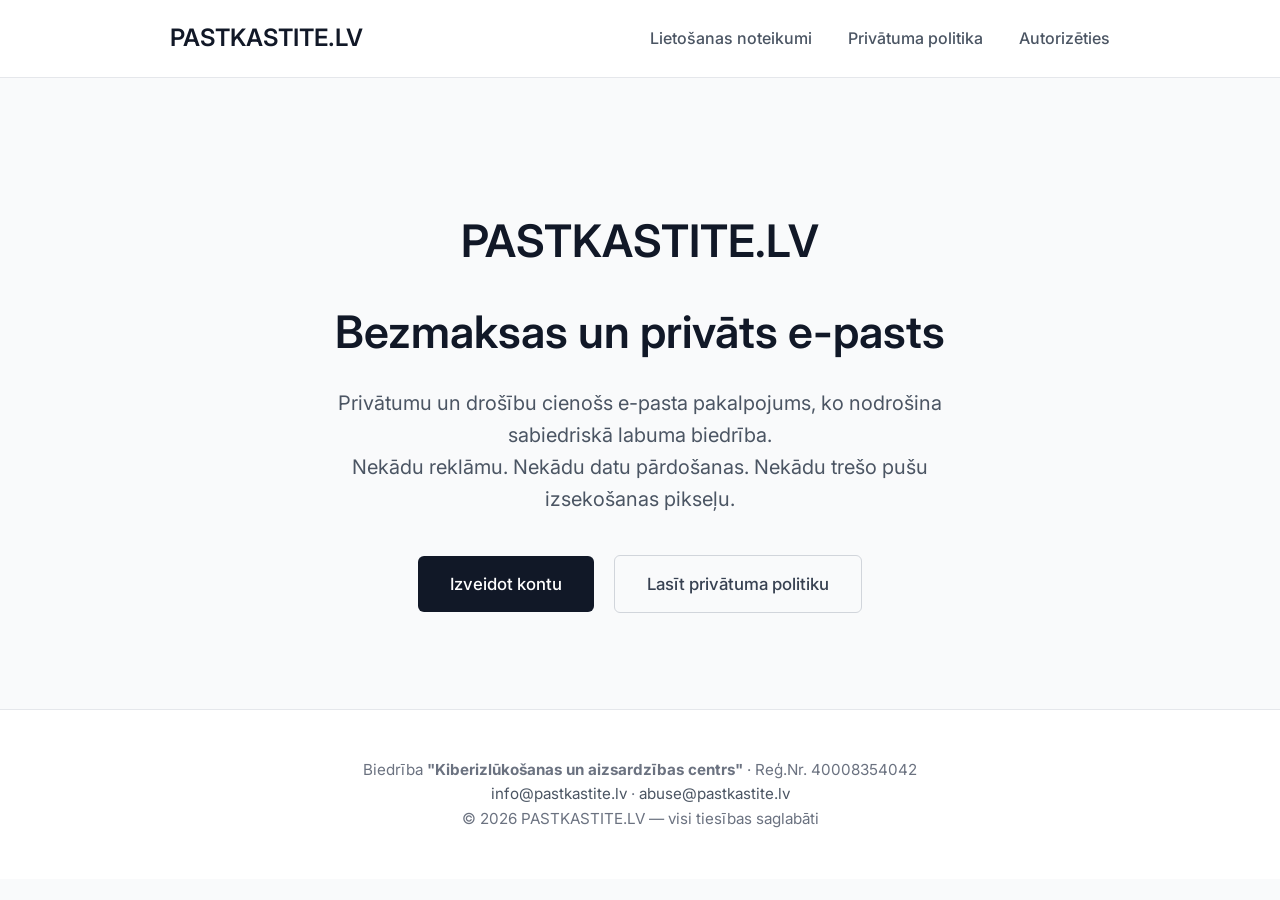
<file: index.html>
<!DOCTYPE html>
<html lang="lv">
<head>
  <meta charset="UTF-8" />
  <meta name="viewport" content="width=device-width, initial-scale=1.0"/>
  <title>PASTKASTITE.LV — e-pasts</title>
  <meta name="description" content="Bezmaksas, privātumu cienošs e-pasta pakalpojums bez reklāmām. Nodrošina Biedrība 'Kiberizlūkošanas un aizsardzības centrs', reģ.Nr. 40008354042."/>
  <link rel="preconnect" href="https://fonts.googleapis.com">
  <link rel="preconnect" href="https://fonts.gstatic.com" crossorigin>
  <link href="https://fonts.googleapis.com/css2?family=Inter:wght@300;400;500;600&display=swap" rel="stylesheet">
  <style>
    * { margin:0; padding:0; box-sizing:border-box; }
    body {
      font-family: 'Inter', system-ui, sans-serif;
      background:#f9fafb;
      color:#1f2937;
      line-height:1.6;
    }
    .container { max-width:980px; margin:0 auto; padding:0 20px; }

    header {
      background:#ffffff;
      border-bottom:1px solid #e5e7eb;
      padding:1.2rem 0;
      position:sticky;
      top:0;
      z-index:10;
    }
    .header-inner {
      display:flex;
      justify-content:space-between;
      align-items:center;
    }
    .logo {
      font-size:1.5rem;
      font-weight:600;
      color:#111827;
      text-decoration:none;
    }
    nav a {
      margin-left:2rem;
      color:#4b5563;
      text-decoration:none;
      font-weight:500;
      transition:color 0.2s;
    }
    nav a:hover { color:#111827; }

    .hero {
      text-align:center;
      padding:8rem 0 6rem;
    }
    .hero h1 {
      font-size:2.8rem;
      font-weight:600;
      margin-bottom:1.2rem;
      color:#111827;
    }
    .hero p.lead {
      font-size:1.25rem;
      color:#4b5563;
      max-width:680px;
      margin:0 auto 2.5rem;
    }
    .btn {
      display:inline-block;
      background:#111827;
      color:white;
      padding:0.9rem 2rem;
      border-radius:6px;
      text-decoration:none;
      font-weight:500;
      font-size:1.05rem;
      transition:background 0.2s;
    }
    .btn:hover { background:#1f2937; }
    .btn-outline {
      background:transparent;
      border:1px solid #d1d5db;
      color:#374151;
    }
    .btn-outline:hover { background:#f3f4f6; }

    section { padding:5rem 0; }
    h2 { font-size:2.2rem; margin-bottom:2rem; text-align:center; color:#111827; }

    .features {
      display:grid;
      grid-template-columns:repeat(auto-fit, minmax(280px, 1fr));
      gap:2rem;
      margin:3rem 0;
    }
    .feature {
      background:white;
      padding:2rem;
      border-radius:8px;
      border:1px solid #e5e7eb;
      box-shadow:0 1px 3px rgba(0,0,0,0.05);
    }
    .feature h3 { margin-bottom:0.8rem; font-size:1.25rem; }

    .warning {
      background:#fef2f2;
      border:1px solid #fecaca;
      border-radius:8px;
      padding:1.8rem;
      margin:3rem auto;
      max-width:720px;
      color:#7f1d1d;
    }
    .warning strong { color:#991b1b; }

    footer {
      background:#ffffff;
      border-top:1px solid #e5e7eb;
      padding:3rem 0;
      color:#6b7280;
      font-size:0.95rem;
      text-align:center;
    }
    footer a { color:#4b5563; text-decoration:none; }
    footer a:hover { color:#111827; text-decoration:underline; }

    @media (max-width: 640px) {
      .hero { padding:6rem 0 4rem; }
      .hero h1 { font-size:2.2rem; }
      nav a { margin-left:1.2rem; font-size:0.95rem; }
    }
  </style>
</head>
<body>

<header>
  <div class="container header-inner">
    <a href="/" class="logo">PASTKASTITE.LV</a>
    <nav>
      <a href="terms.html">Lietošanas noteikumi</a>
      <a href="privacy.html">Privātuma politika</a>
      <a href="https://pastkastite.lv/mail">Autorizēties</a>
    </nav>
  </div>
</header>

<main class="container">

  <section class="hero">
	<h1>PASTKASTITE.LV</h1>
    <h1>Bezmaksas un privāts e-pasts</h1>
    <p class="lead">
      Privātumu un drošību cienošs e-pasta pakalpojums, ko nodrošina sabiedriskā labuma biedrība.<br>
      Nekādu reklāmu. Nekādu datu pārdošanas. Nekādu trešo pušu izsekošanas pikseļu.
    </p>
    <div>
      <a href="https://mail.pastkastite.lv" class="btn" target="_blank" rel="noopener">Izveidot kontu</a>
      <a href="privacy.html" class="btn btn-outline" style="margin-left:1rem;">Lasīt privātuma politiku</a>
    </div>
  </section>

</main>

<footer>
  <div class="container">
    <p>Biedrība <strong>"Kiberizlūkošanas un aizsardzības centrs"</strong> · Reģ.Nr. 40008354042</p>
    <p><a href="mailto:info@pastkastite.lv">info@pastkastite.lv</a> · <a href="mailto:abuse@pastkastite.lv">abuse@pastkastite.lv</a></p>
    <p>© 2026 PASTKASTITE.LV — visi tiesības saglabāti</p>
  </div>
</footer>

</body>

</html>
</file>
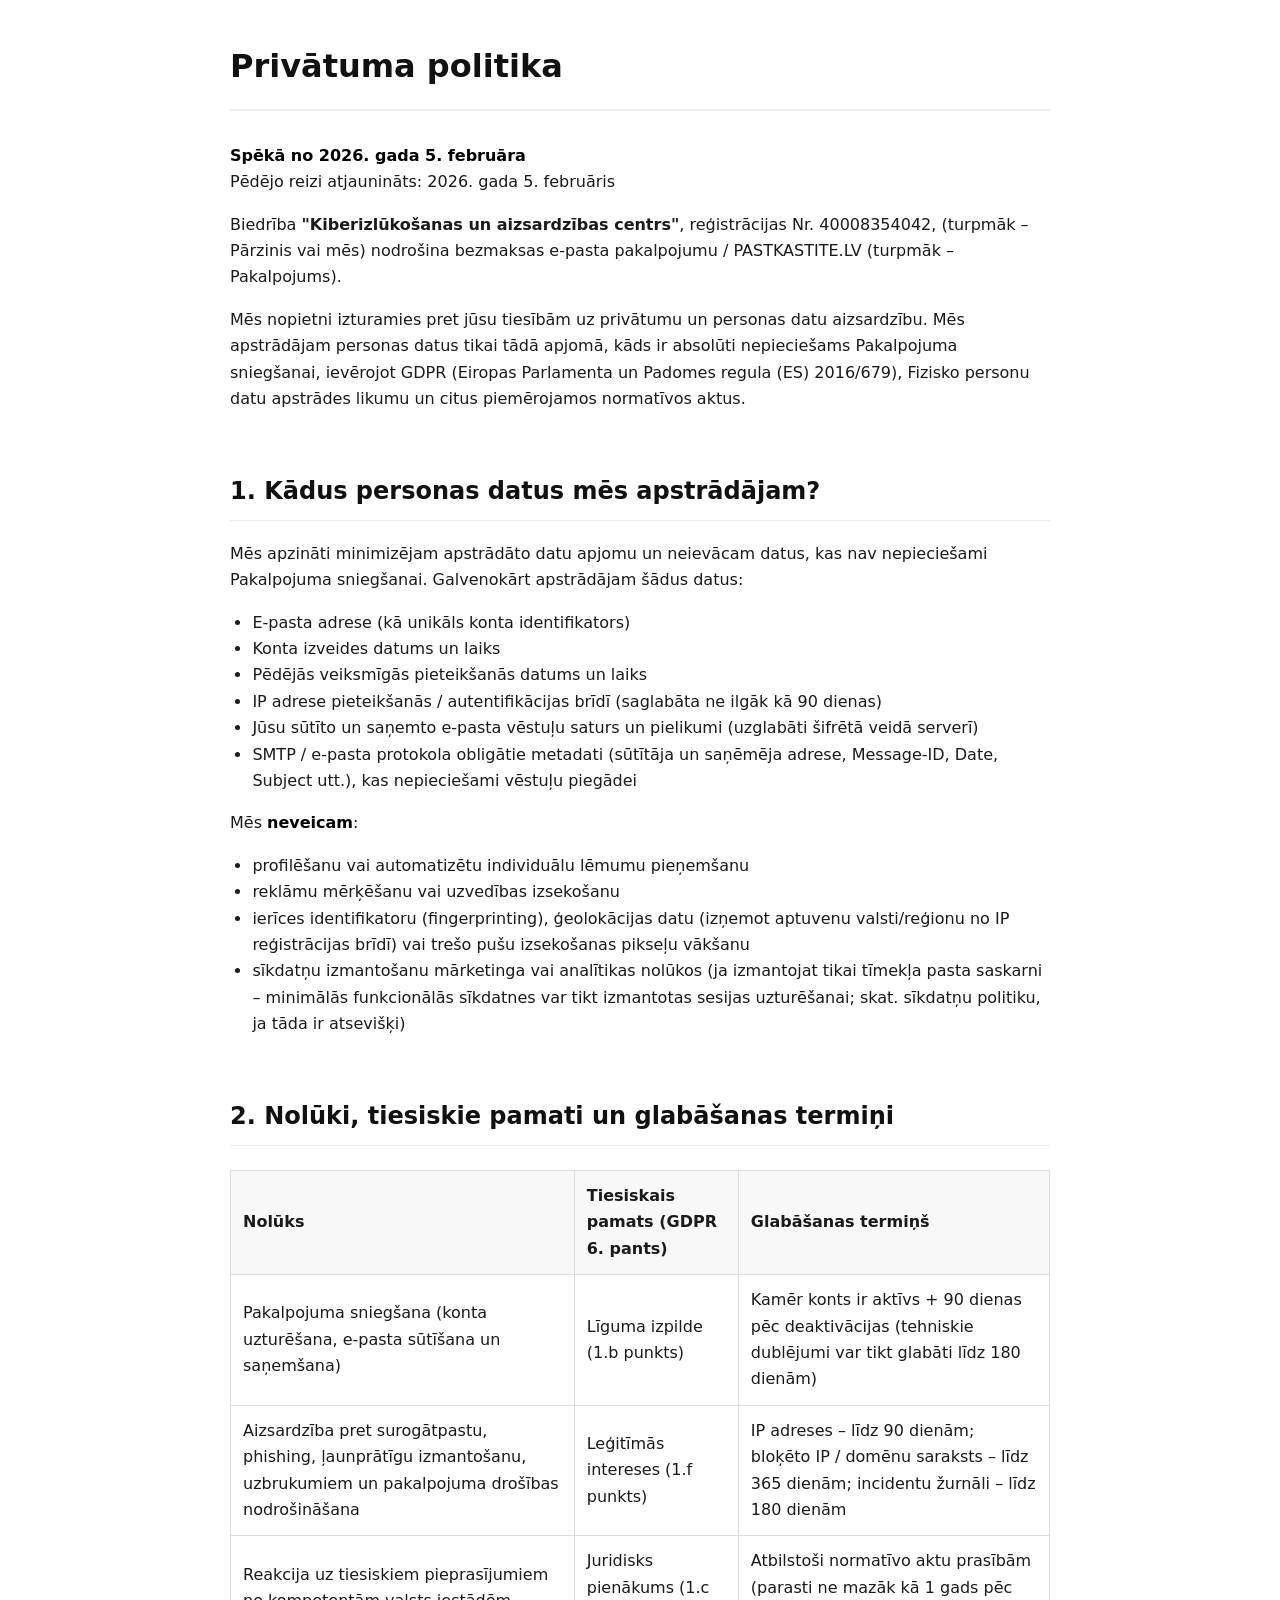
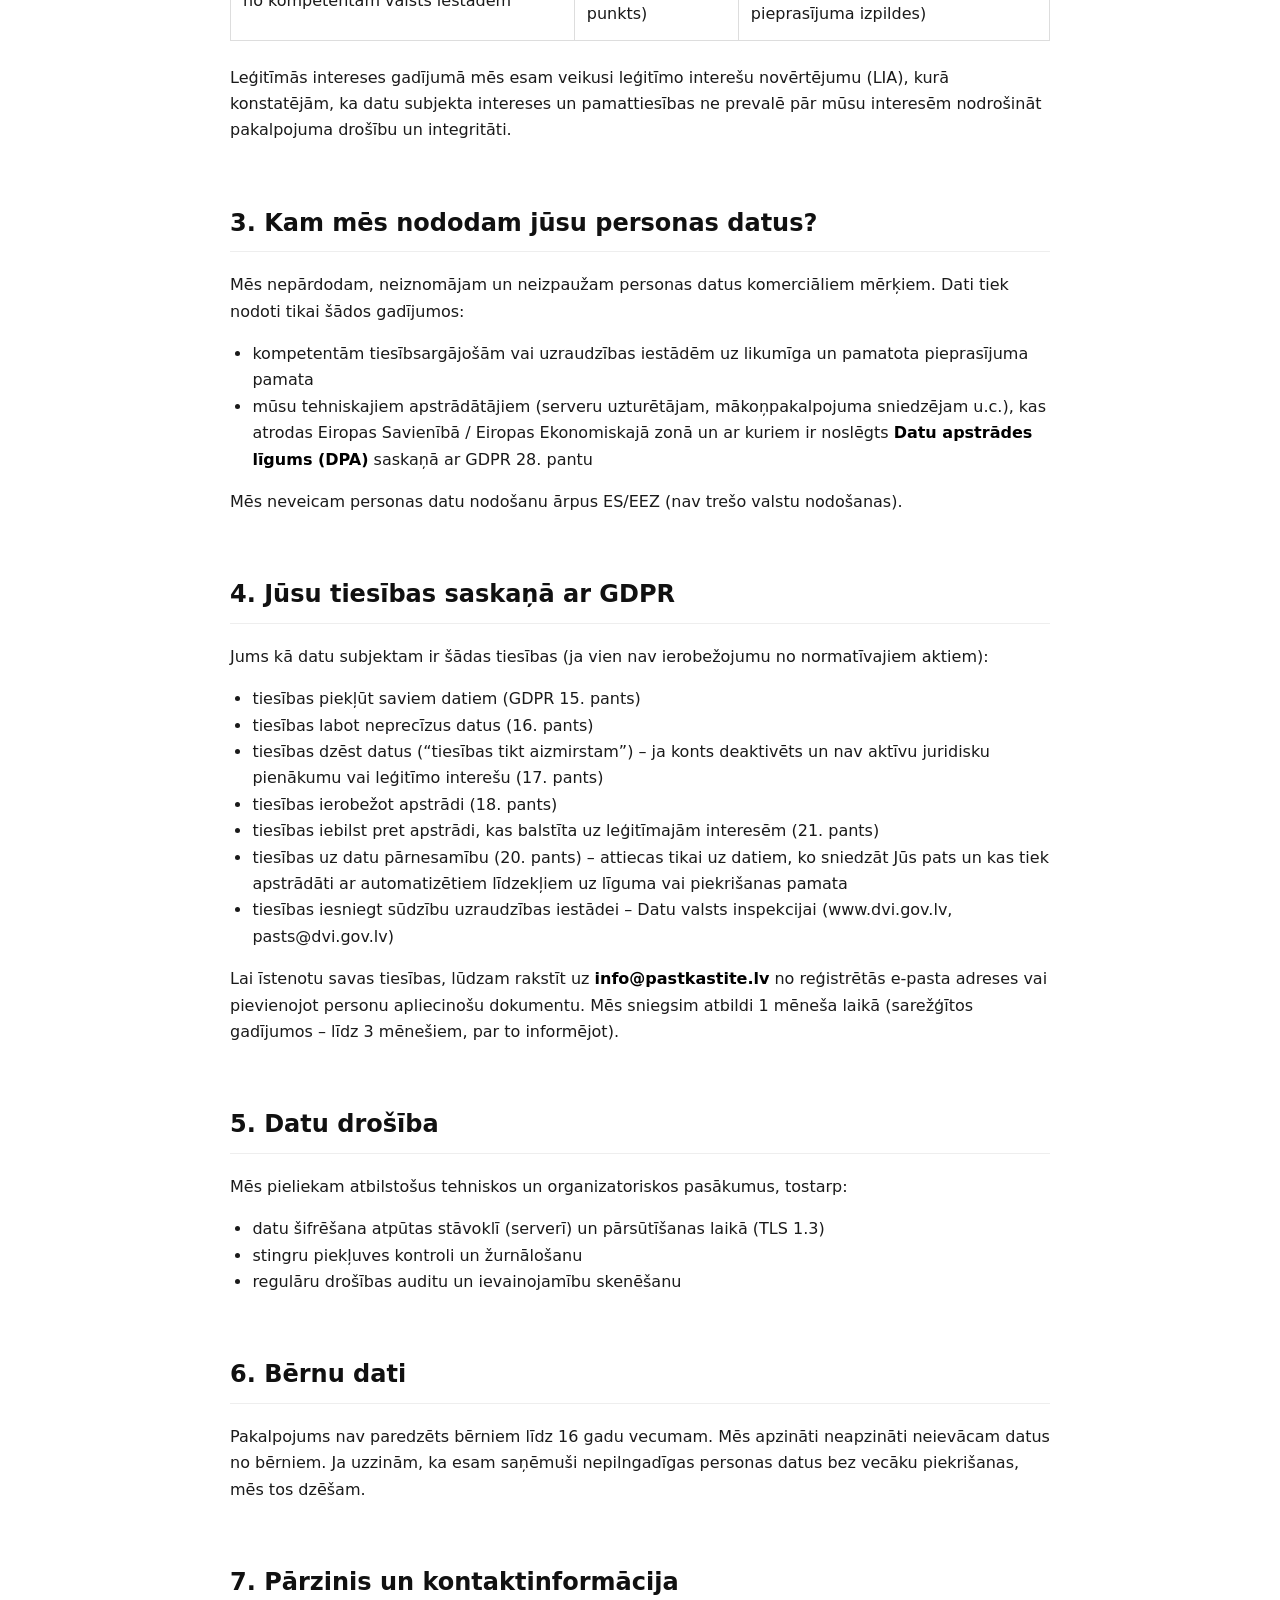
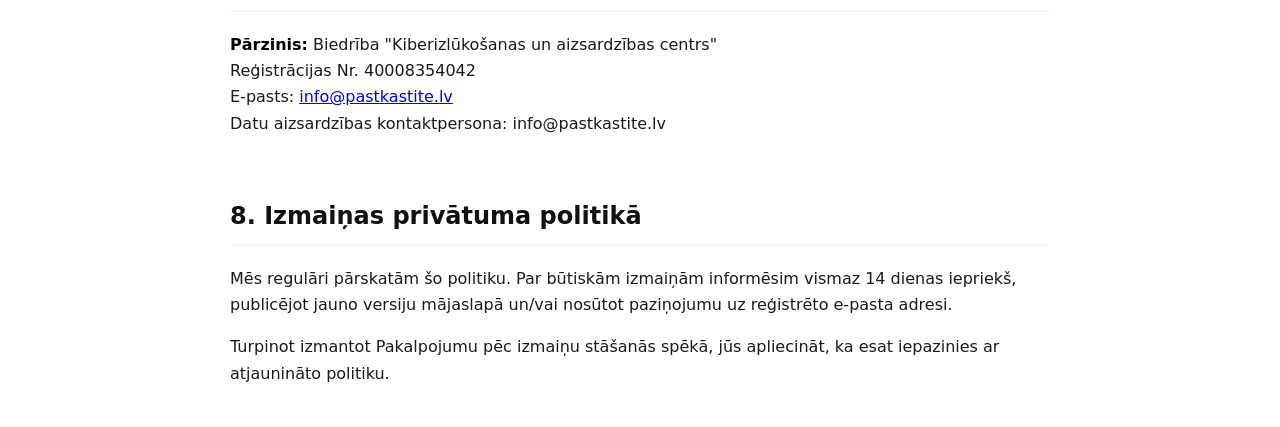
<file: privacy.html>
<!DOCTYPE html>
<html lang="lv">
<head>
  <meta charset="UTF-8">
  <meta name="viewport" content="width=device-width, initial-scale=1.0">
  <title>Privātuma politika — PASTKASTITE.LV</title>
  <style>
    body { font-family: system-ui, -apple-system, sans-serif; line-height: 1.65; max-width: 820px; margin: 40px auto; padding: 0 20px; color: #1a1a1a; }
    h1, h2, h3 { color: #111; }
    h1 { border-bottom: 2px solid #eee; padding-bottom: 16px; margin-bottom: 32px; }
    h2 { margin-top: 2.5em; border-bottom: 1px solid #eee; padding-bottom: 8px; }
    table { border-collapse: collapse; width: 100%; margin: 1.5em 0; }
    th, td { border: 1px solid #ddd; padding: 12px; text-align: left; }
    th { background: #f8f8f8; font-weight: 600; }
    .org { font-weight: bold; }
    ul { padding-left: 1.4em; margin: 1em 0; }
    strong { color: #000; }
  </style>
</head>
<body>

<h1>Privātuma politika</h1>

<p><strong>Spēkā no 2026. gada 5. februāra</strong><br>
Pēdējo reizi atjaunināts: 2026. gada 5. februāris</p>

<p>Biedrība <span class="org">"Kiberizlūkošanas un aizsardzības centrs"</span>, reģistrācijas Nr. 40008354042, (turpmāk – Pārzinis vai mēs) nodrošina bezmaksas e-pasta pakalpojumu / PASTKASTITE.LV (turpmāk – Pakalpojums).</p>

<p>Mēs nopietni izturamies pret jūsu tiesībām uz privātumu un personas datu aizsardzību. Mēs apstrādājam personas datus tikai tādā apjomā, kāds ir absolūti nepieciešams Pakalpojuma sniegšanai, ievērojot GDPR (Eiropas Parlamenta un Padomes regula (ES) 2016/679), Fizisko personu datu apstrādes likumu un citus piemērojamos normatīvos aktus.</p>

<h2>1. Kādus personas datus mēs apstrādājam?</h2>

<p>Mēs apzināti minimizējam apstrādāto datu apjomu un neievācam datus, kas nav nepieciešami Pakalpojuma sniegšanai. Galvenokārt apstrādājam šādus datus:</p>

<ul>
  <li>E-pasta adrese (kā unikāls konta identifikators)</li>
  <li>Konta izveides datums un laiks</li>
  <li>Pēdējās veiksmīgās pieteikšanās datums un laiks</li>
  <li>IP adrese pieteikšanās / autentifikācijas brīdī (saglabāta ne ilgāk kā 90 dienas)</li>
  <li>Jūsu sūtīto un saņemto e-pasta vēstuļu saturs un pielikumi (uzglabāti šifrētā veidā serverī)</li>
  <li>SMTP / e-pasta protokola obligātie metadati (sūtītāja un saņēmēja adrese, Message-ID, Date, Subject utt.), kas nepieciešami vēstuļu piegādei</li>
</ul>

<p>Mēs <strong>neveicam</strong>:</p>
<ul>
  <li>profilēšanu vai automatizētu individuālu lēmumu pieņemšanu</li>
  <li>reklāmu mērķēšanu vai uzvedības izsekošanu</li>
  <li>ierīces identifikatoru (fingerprinting), ģeolokācijas datu (izņemot aptuvenu valsti/reģionu no IP reģistrācijas brīdī) vai trešo pušu izsekošanas pikseļu vākšanu</li>
  <li>sīkdatņu izmantošanu mārketinga vai analītikas nolūkos (ja izmantojat tikai tīmekļa pasta saskarni – minimālās funkcionālās sīkdatnes var tikt izmantotas sesijas uzturēšanai; skat. sīkdatņu politiku, ja tāda ir atsevišķi)</li>
</ul>

<h2>2. Nolūki, tiesiskie pamati un glabāšanas termiņi</h2>

<table>
  <tr><th>Nolūks</th><th>Tiesiskais pamats (GDPR 6. pants)</th><th>Glabāšanas termiņš</th></tr>
  <tr><td>Pakalpojuma sniegšana (konta uzturēšana, e-pasta sūtīšana un saņemšana)</td><td>Līguma izpilde (1.b punkts)</td><td>Kamēr konts ir aktīvs + 90 dienas pēc deaktivācijas (tehniskie dublējumi var tikt glabāti līdz 180 dienām)</td></tr>
  <tr><td>Aizsardzība pret surogātpastu, phishing, ļaunprātīgu izmantošanu, uzbrukumiem un pakalpojuma drošības nodrošināšana</td><td>Leģitīmās intereses (1.f punkts)</td><td>IP adreses – līdz 90 dienām; bloķēto IP / domēnu saraksts – līdz 365 dienām; incidentu žurnāli – līdz 180 dienām</td></tr>
  <tr><td>Reakcija uz tiesiskiem pieprasījumiem no kompetentām valsts iestādēm</td><td>Juridisks pienākums (1.c punkts)</td><td>Atbilstoši normatīvo aktu prasībām (parasti ne mazāk kā 1 gads pēc pieprasījuma izpildes)</td></tr>
</table>

<p>Leģitīmās intereses gadījumā mēs esam veikusi leģitīmo interešu novērtējumu (LIA), kurā konstatējām, ka datu subjekta intereses un pamattiesības ne prevalē pār mūsu interesēm nodrošināt pakalpojuma drošību un integritāti.</p>

<h2>3. Kam mēs nododam jūsu personas datus?</h2>

<p>Mēs nepārdodam, neiznomājam un neizpaužam personas datus komerciāliem mērķiem. Dati tiek nodoti tikai šādos gadījumos:</p>

<ul>
  <li>kompetentām tiesībsargājošām vai uzraudzības iestādēm uz likumīga un pamatota pieprasījuma pamata</li>
  <li>mūsu tehniskajiem apstrādātājiem (serveru uzturētājam, mākoņpakalpojuma sniedzējam u.c.), kas atrodas Eiropas Savienībā / Eiropas Ekonomiskajā zonā un ar kuriem ir noslēgts <strong>Datu apstrādes līgums (DPA)</strong> saskaņā ar GDPR 28. pantu</li>
</ul>

<p>Mēs neveicam personas datu nodošanu ārpus ES/EEZ (nav trešo valstu nodošanas).</p>

<h2>4. Jūsu tiesības saskaņā ar GDPR</h2>

<p>Jums kā datu subjektam ir šādas tiesības (ja vien nav ierobežojumu no normatīvajiem aktiem):</p>

<ul>
  <li>tiesības piekļūt saviem datiem (GDPR 15. pants)</li>
  <li>tiesības labot neprecīzus datus (16. pants)</li>
  <li>tiesības dzēst datus (“tiesības tikt aizmirstam”) – ja konts deaktivēts un nav aktīvu juridisku pienākumu vai leģitīmo interešu (17. pants)</li>
  <li>tiesības ierobežot apstrādi (18. pants)</li>
  <li>tiesības iebilst pret apstrādi, kas balstīta uz leģitīmajām interesēm (21. pants)</li>
  <li>tiesības uz datu pārnesamību (20. pants) – attiecas tikai uz datiem, ko sniedzāt Jūs pats un kas tiek apstrādāti ar automatizētiem līdzekļiem uz līguma vai piekrišanas pamata</li>
  <li>tiesības iesniegt sūdzību uzraudzības iestādei – Datu valsts inspekcijai (www.dvi.gov.lv, pasts@dvi.gov.lv)</li>
</ul>

<p>Lai īstenotu savas tiesības, lūdzam rakstīt uz <strong>info@pastkastite.lv</strong> no reģistrētās e-pasta adreses vai pievienojot personu apliecinošu dokumentu. Mēs sniegsim atbildi 1 mēneša laikā (sarežģītos gadījumos – līdz 3 mēnešiem, par to informējot).</p>

<h2>5. Datu drošība</h2>

<p>Mēs pieliekam atbilstošus tehniskos un organizatoriskos pasākumus, tostarp:</p>
<ul>
  <li>datu šifrēšana atpūtas stāvoklī (serverī) un pārsūtīšanas laikā (TLS 1.3)</li>
  <li>stingru piekļuves kontroli un žurnālošanu</li>
  <li>regulāru drošības auditu un ievainojamību skenēšanu</li>
</ul>

<h2>6. Bērnu dati</h2>

<p>Pakalpojums nav paredzēts bērniem līdz 16 gadu vecumam. Mēs apzināti neapzināti neievācam datus no bērniem. Ja uzzinām, ka esam saņēmuši nepilngadīgas personas datus bez vecāku piekrišanas, mēs tos dzēšam.</p>

<h2>7. Pārzinis un kontaktinformācija</h2>

<p><strong>Pārzinis:</strong> Biedrība "Kiberizlūkošanas un aizsardzības centrs"<br>
Reģistrācijas Nr. 40008354042<br>
E-pasts: <a href="mailto:info@pastkastite.lv">info@pastkastite.lv</a><br>
Datu aizsardzības kontaktpersona: info@pastkastite.lv</p>

<h2>8. Izmaiņas privātuma politikā</h2>

<p>Mēs regulāri pārskatām šo politiku. Par būtiskām izmaiņām informēsim vismaz 14 dienas iepriekš, publicējot jauno versiju mājaslapā un/vai nosūtot paziņojumu uz reģistrēto e-pasta adresi.</p>

<p>Turpinot izmantot Pakalpojumu pēc izmaiņu stāšanās spēkā, jūs apliecināt, ka esat iepazinies ar atjaunināto politiku.</p>

</body>
</html>
</file>
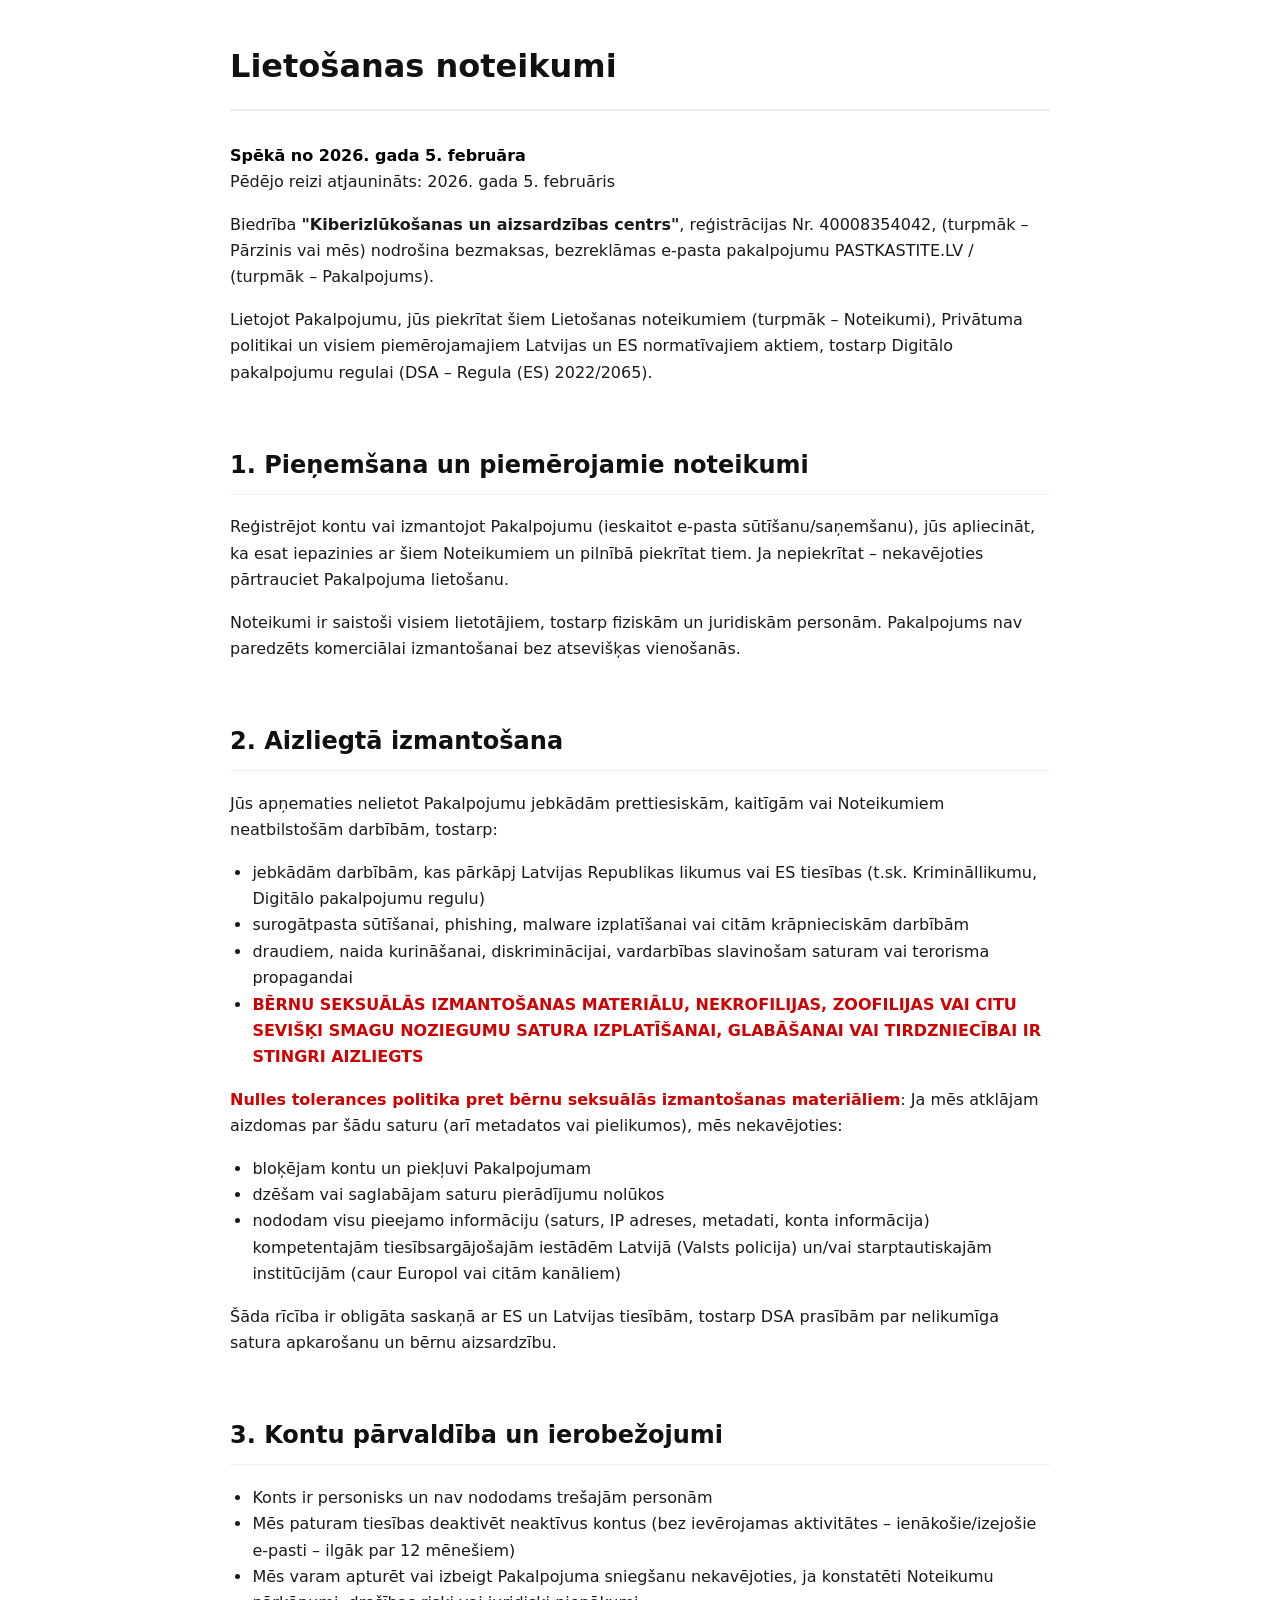
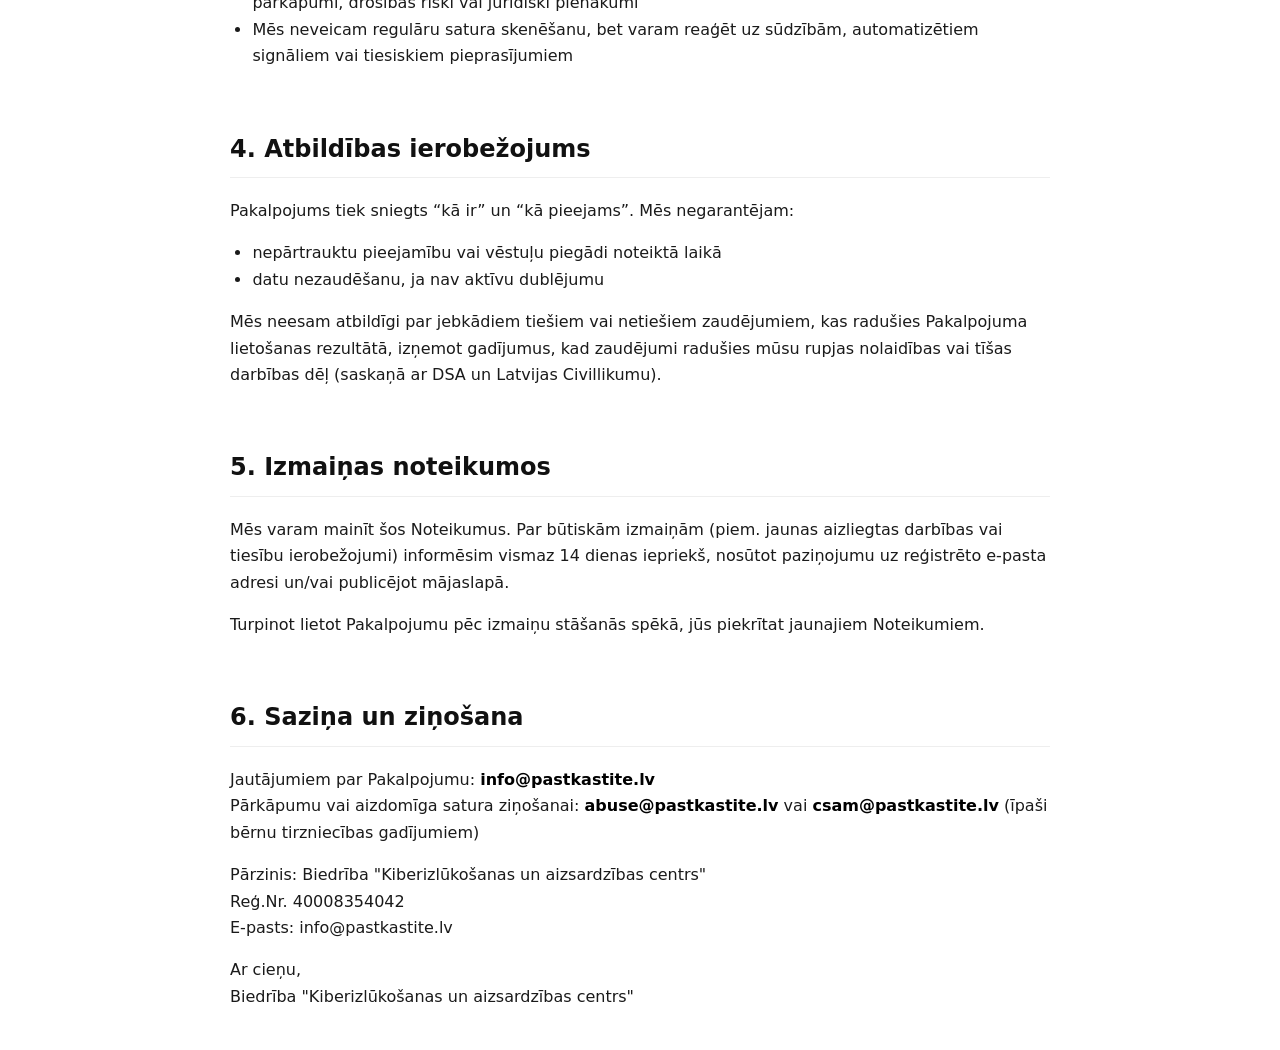
<file: terms.html>
<!DOCTYPE html>
<html lang="lv">
<head>
  <meta charset="UTF-8">
  <meta name="viewport" content="width=device-width, initial-scale=1.0">
  <title>Lietošanas noteikumi — PASTKASTITE.LV</title>
  <style>
    body { font-family: system-ui, -apple-system, sans-serif; line-height: 1.65; max-width: 820px; margin: 40px auto; padding: 0 20px; color: #1a1a1a; }
    h1, h2, h3 { color: #111; }
    h1 { border-bottom: 2px solid #eee; padding-bottom: 16px; margin-bottom: 32px; }
    h2 { margin-top: 2.5em; border-bottom: 1px solid #eee; padding-bottom: 8px; }
    .org { font-weight: bold; }
    .important { color: #c00; font-weight: bold; }
    ul { padding-left: 1.4em; margin: 1em 0; }
    strong { color: #000; }
  </style>
</head>
<body>

<h1>Lietošanas noteikumi</h1>

<p><strong>Spēkā no 2026. gada 5. februāra</strong><br>
Pēdējo reizi atjaunināts: 2026. gada 5. februāris</p>

<p>Biedrība <span class="org">"Kiberizlūkošanas un aizsardzības centrs"</span>, reģistrācijas Nr. 40008354042, (turpmāk – Pārzinis vai mēs) nodrošina bezmaksas, bezreklāmas e-pasta pakalpojumu PASTKASTITE.LV / (turpmāk – Pakalpojums).</p>

<p>Lietojot Pakalpojumu, jūs piekrītat šiem Lietošanas noteikumiem (turpmāk – Noteikumi), Privātuma politikai un visiem piemērojamajiem Latvijas un ES normatīvajiem aktiem, tostarp Digitālo pakalpojumu regulai (DSA – Regula (ES) 2022/2065).</p>

<h2>1. Pieņemšana un piemērojamie noteikumi</h2>

<p>Reģistrējot kontu vai izmantojot Pakalpojumu (ieskaitot e-pasta sūtīšanu/saņemšanu), jūs apliecināt, ka esat iepazinies ar šiem Noteikumiem un pilnībā piekrītat tiem. Ja nepiekrītat – nekavējoties pārtrauciet Pakalpojuma lietošanu.</p>

<p>Noteikumi ir saistoši visiem lietotājiem, tostarp fiziskām un juridiskām personām. Pakalpojums nav paredzēts komerciālai izmantošanai bez atsevišķas vienošanās.</p>

<h2>2. Aizliegtā izmantošana</h2>

<p>Jūs apņematies nelietot Pakalpojumu jebkādām prettiesiskām, kaitīgām vai Noteikumiem neatbilstošām darbībām, tostarp:</p>

<ul>
  <li>jebkādām darbībām, kas pārkāpj Latvijas Republikas likumus vai ES tiesības (t.sk. Krimināllikumu, Digitālo pakalpojumu regulu)</li>
  <li>surogātpasta sūtīšanai, phishing, malware izplatīšanai vai citām krāpnieciskām darbībām</li>
  <li>draudiem, naida kurināšanai, diskriminācijai, vardarbības slavinošam saturam vai terorisma propagandai</li>
  <li><span class="important">BĒRNU SEKSUĀLĀS IZMANTOŠANAS MATERIĀLU, NEKROFILIJAS, ZOOFILIJAS VAI CITU SEVIŠĶI SMAGU NOZIEGUMU SATURA IZPLATĪŠANAI, GLABĀŠANAI VAI TIRDZNIECĪBAI IR STINGRI AIZLIEGTS</span></li>
</ul>

<p><strong class="important">Nulles tolerances politika pret bērnu seksuālās izmantošanas materiāliem</strong>: Ja mēs atklājam aizdomas par šādu saturu (arī metadatos vai pielikumos), mēs nekavējoties:</p>
<ul>
  <li>bloķējam kontu un piekļuvi Pakalpojumam</li>
  <li>dzēšam vai saglabājam saturu pierādījumu nolūkos</li>
  <li>nododam visu pieejamo informāciju (saturs, IP adreses, metadati, konta informācija) kompetentajām tiesībsargājošajām iestādēm Latvijā (Valsts policija) un/vai starptautiskajām institūcijām (caur Europol vai citām kanāliem)</li>
</ul>
<p>Šāda rīcība ir obligāta saskaņā ar ES un Latvijas tiesībām, tostarp DSA prasībām par nelikumīga satura apkarošanu un bērnu aizsardzību.</p>

<h2>3. Kontu pārvaldība un ierobežojumi</h2>

<ul>
  <li>Konts ir personisks un nav nododams trešajām personām</li>
  <li>Mēs paturam tiesības deaktivēt neaktīvus kontus (bez ievērojamas aktivitātes – ienākošie/izejošie e-pasti – ilgāk par 12 mēnešiem)</li>
  <li>Mēs varam apturēt vai izbeigt Pakalpojuma sniegšanu nekavējoties, ja konstatēti Noteikumu pārkāpumi, drošības riski vai juridiski pienākumi</li>
  <li>Mēs neveicam regulāru satura skenēšanu, bet varam reaģēt uz sūdzībām, automatizētiem signāliem vai tiesiskiem pieprasījumiem</li>
</ul>

<h2>4. Atbildības ierobežojums</h2>

<p>Pakalpojums tiek sniegts “kā ir” un “kā pieejams”. Mēs negarantējam:</p>
<ul>
  <li>nepārtrauktu pieejamību vai vēstuļu piegādi noteiktā laikā</li>
  <li>datu nezaudēšanu, ja nav aktīvu dublējumu</li>
</ul>
<p>Mēs neesam atbildīgi par jebkādiem tiešiem vai netiešiem zaudējumiem, kas radušies Pakalpojuma lietošanas rezultātā, izņemot gadījumus, kad zaudējumi radušies mūsu rupjas nolaidības vai tīšas darbības dēļ (saskaņā ar DSA un Latvijas Civillikumu).</p>

<h2>5. Izmaiņas noteikumos</h2>

<p>Mēs varam mainīt šos Noteikumus. Par būtiskām izmaiņām (piem. jaunas aizliegtas darbības vai tiesību ierobežojumi) informēsim vismaz 14 dienas iepriekš, nosūtot paziņojumu uz reģistrēto e-pasta adresi un/vai publicējot mājaslapā.</p>
<p>Turpinot lietot Pakalpojumu pēc izmaiņu stāšanās spēkā, jūs piekrītat jaunajiem Noteikumiem.</p>

<h2>6. Saziņa un ziņošana</h2>

<p>Jautājumiem par Pakalpojumu: <strong>info@pastkastite.lv</strong><br>
Pārkāpumu vai aizdomīga satura ziņošanai: <strong>abuse@pastkastite.lv</strong> vai <strong>csam@pastkastite.lv</strong> (īpaši bērnu tirzniecības gadījumiem)</p>

<p>Pārzinis: Biedrība "Kiberizlūkošanas un aizsardzības centrs"<br>
Reģ.Nr. 40008354042<br>
E-pasts: info@pastkastite.lv</p>

<p>Ar cieņu,<br>Biedrība "Kiberizlūkošanas un aizsardzības centrs"</p>

</body>
</html>
</file>
